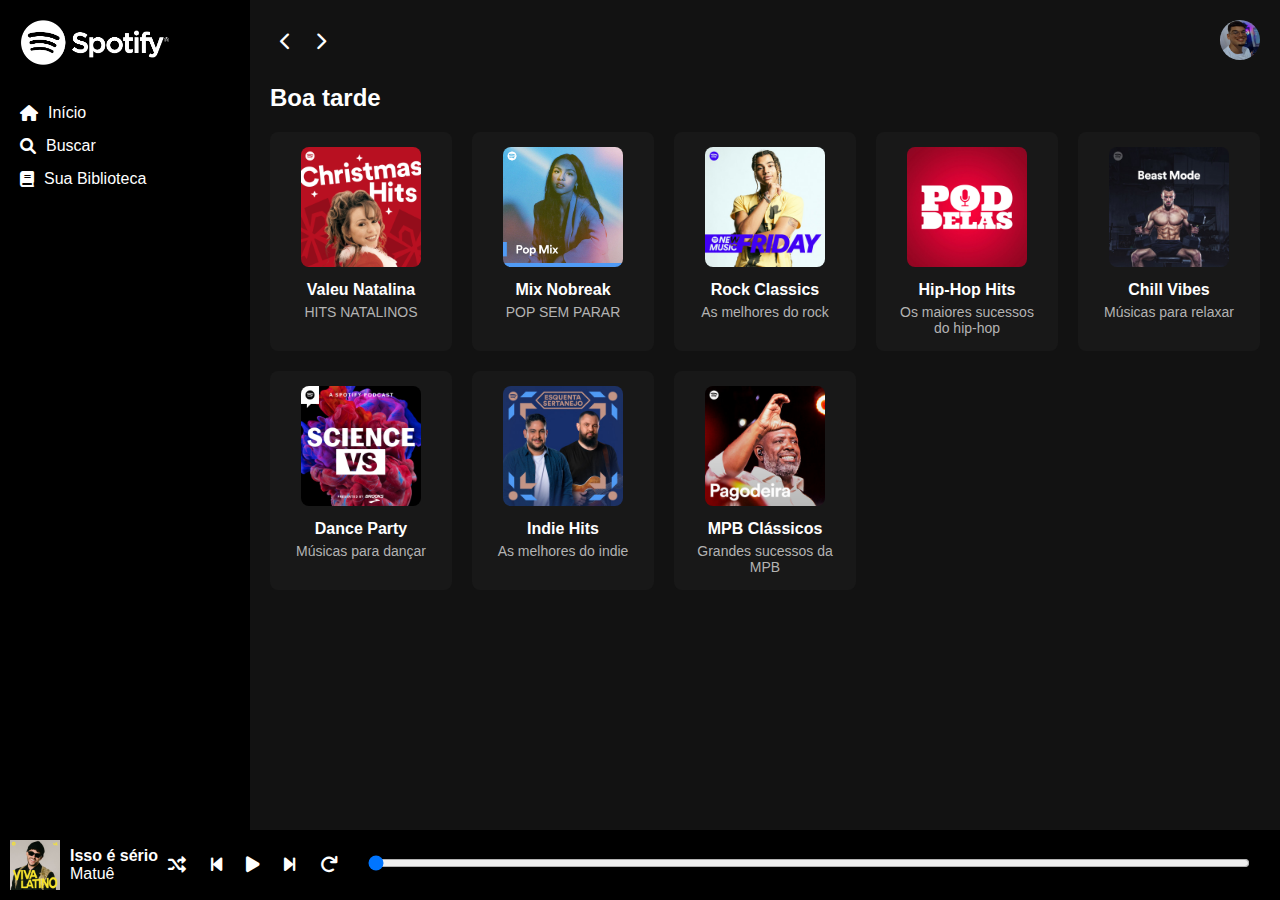
<file: index.html>
<!DOCTYPE html>
<html lang="pt-BR">
<head>
    <meta charset="UTF-8">
    <meta name="viewport" content="width=device-width, initial-scale=1.0">
    <title>Spotify Clone</title>
    <link rel="stylesheet" href="css/styles.css">
    <link rel="stylesheet" href="https://cdnjs.cloudflare.com/ajax/libs/font-awesome/6.0.0-beta3/css/all.min.css">
</head>
<body>
    <!-- Sidebar -->
    <div class="sidebar">
        <div class="logo">
            <img src="assets/icons/logo-spotify.png" alt="Logo Spotify"> <!-- Adicione o caminho da sua logo -->
        </div>
        <nav>
            <ul>
                <li>
                    <a href="#">
                        <i class="fas fa-home"></i>
                        <span>Início</span>
                    </a>
                </li>
                <li>
                    <a href="#">
                        <i class="fas fa-search"></i>
                        <span>Buscar</span>
                    </a>
                </li>
                <li>
                    <a href="#">
                        <i class="fas fa-book"></i>
                        <span>Sua Biblioteca</span>
                    </a>
                </li>
            </ul>
        </nav>
        <div class="playlist-section">
            <button class="create-playlist">
                <i class="fas fa-plus"></i>
                <span>Criar playlist</span>
            </button>
        </div>
    </div>

    <!-- Main Content -->
    <main>
        <header>
            <div class="header-nav">
                <button class="nav-button">
                    <i class="fas fa-chevron-left"></i>
                </button>
                <button class="nav-button">
                    <i class="fas fa-chevron-right"></i>
                </button>
            </div>
            <div class="user-profile">
                <img src="assets/icons/imagem_de_perfil2.jpg" alt="Foto do usuário"> <!-- Adicione o caminho da foto do usuário -->
            </div>
        </header>

        <section class="playlist-grid">
            <h2>Boa tarde</h2>
            <div class="grid">
                <div class="card" data-src="assets/songs/Matu%C3%AA%20-%20Isso%20%C3%A9%20S%C3%A9rio%20ft.%20Brand%C3%A3o.mp3">
                    <img src="assets/playlist/1.jpeg" alt="Playlist 1">
                    <h3>Valeu Natalina</h3>
                    <p>HITS NATALINOS</p>
                </div>
                <div class="card" data-src="assets/songs/song2.mp3">
                    <img src="assets/playlist/2.png" alt="Playlist 2">
                    <h3>Mix Nobreak</h3>
                    <p>POP SEM PARAR</p>
                </div>
                <div class="card" data-src="assets/songs/song3.mp3">
                    <img src="assets/playlist/3.jpeg" alt="Playlist 3">
                    <h3>Rock Classics</h3>
                    <p>As melhores do rock</p>
                </div>
                <div class="card" data-src="assets/songs/song4.mp3">
                    <img src="assets/playlist/4.jpeg" alt="Playlist 4">
                    <h3>Hip-Hop Hits</h3>
                    <p>Os maiores sucessos do hip-hop</p>
                </div>
                <div class="card" data-src="assets/songs/song5.mp3">
                    <img src="assets/playlist/5.jpeg" alt="Playlist 5">
                    <h3>Chill Vibes</h3>
                    <p>Músicas para relaxar</p>
                </div>
                <div class="card" data-src="assets/songs/song6.mp3">
                    <img src="assets/playlist/6.jpeg" alt="Playlist 6">
                    <h3>Dance Party</h3>
                    <p>Músicas para dançar</p>
                </div>
                <div class="card" data-src="assets/songs/song7.mp3">
                    <img src="assets/playlist/7.jpeg" alt="Playlist 7">
                    <h3>Indie Hits</h3>
                    <p>As melhores do indie</p>
                </div>
                <div class="card" data-src="assets/songs/song8.mp3">
                    <img src="assets/playlist/8.jpeg" alt="Playlist 8">
                    <h3>MPB Clássicos</h3>
                    <p>Grandes sucessos da MPB</p>
                </div>
            </div>
        </section>
    </main>

    <!-- Footer Player -->
    <footer>
        <div class="player-controls">
            <div class="song-info">
                <img src="assets/playlist/15.jpeg" alt="Capa da música atual"> <!-- Adicione o caminho da imagem -->
                <div>
                    <h4>Isso é sério</h4>
                    <p>Matuê</p>
                </div>
            </div>
            <div class="controls">
                <button><i class="fas fa-random"></i></button>
                <button><i class="fas fa-step-backward"></i></button>
                <button><i class="fas fa-play"></i></button>
                <button><i class="fas fa-step-forward"></i></button>
                <button><i class="fas fa-redo"></i></button>
            </div>
            <div class="progress-bar">
                <input type="range" min="0" max="100" value="0" class="slider">
            </div>
        </div>
    </footer>

    <script src="js/script.js"></script>
</body>
</html>
</file>
<file: css/styles.css>
/* Reset básico */
* {
    margin: 0;
    padding: 0;
    box-sizing: border-box;
}

body {
    font-family: 'Arial', sans-serif;
    background-color: #121212;
    color: #fff;
    display: flex;
    height: 100vh;
}

/* Sidebar */
.sidebar {
    width: 250px;
    background-color: #000;
    padding: 20px;
    display: flex;
    flex-direction: column;
}

.logo img {
    width: 100%;
    max-width: 150px;
    margin-bottom: 20px;
}

nav ul {
    list-style: none;
}

nav ul li {
    margin: 15px 0;
}

nav ul li a {
    color: #fff;
    text-decoration: none;
    display: flex;
    align-items: center;
}

nav ul li a i {
    margin-right: 10px;
}

.playlist-section {
    margin-top: auto;
}

.create-playlist {
    background: none;
    border: 1px solid #fff;
    color: #fff;
    padding: 10px;
    width: 100%;
    display: flex;
    align-items: center;
    justify-content: center;
    cursor: pointer;
}

.create-playlist i {
    margin-right: 10px;
}

/* Main Content */
main {
    flex: 1;
    padding: 20px;
    overflow-y: auto;
}

header {
    display: flex;
    justify-content: space-between;
    align-items: center;
    margin-bottom: 20px;
}

.header-nav .nav-button {
    background: none;
    border: none;
    color: #fff;
    font-size: 18px;
    cursor: pointer;
    margin: 0 10px;
}

.user-profile img {
    width: 40px;
    height: 40px;
    border-radius: 50%;
}

.playlist-grid h2 {
    margin-bottom: 20px;
}

.grid {
    display: grid;
    grid-template-columns: repeat(auto-fit, minmax(150px, 1fr));
    gap: 20px;
}

.card {
    background: #181818;
    padding: 15px;
    border-radius: 8px;
    text-align: center;
}

.card img {
    width: 120px; /* Tamanho ajustado */
    height: 120px; /* Tamanho ajustado */
    border-radius: 8px;
    margin-bottom: 10px;
    object-fit: cover; /* Garante que a imagem cubra o espaço sem distorcer */
}

.card h3 {
    font-size: 16px;
    margin-bottom: 5px;
}

.card p {
    font-size: 14px;
    color: #b3b3b3;
}

/* Footer Player */
footer {
    position: fixed;
    bottom: 0;
    width: 100%;
    background: #000;
    padding: 10px;
}

.player-controls {
    display: flex;
    justify-content: space-between;
    align-items: center;
}

.song-info {
    display: flex;
    align-items: center;
}

.song-info img {
    width: 50px;
    height: 50px;
    margin-right: 10px;
}

.controls button {
    background: none;
    border: none;
    color: #fff;
    font-size: 18px;
    cursor: pointer;
    margin: 0 10px;
}

.progress-bar {
    flex: 1;
    margin: 0 20px;
}

.progress-bar .slider {
    width: 100%;
}
</file>
